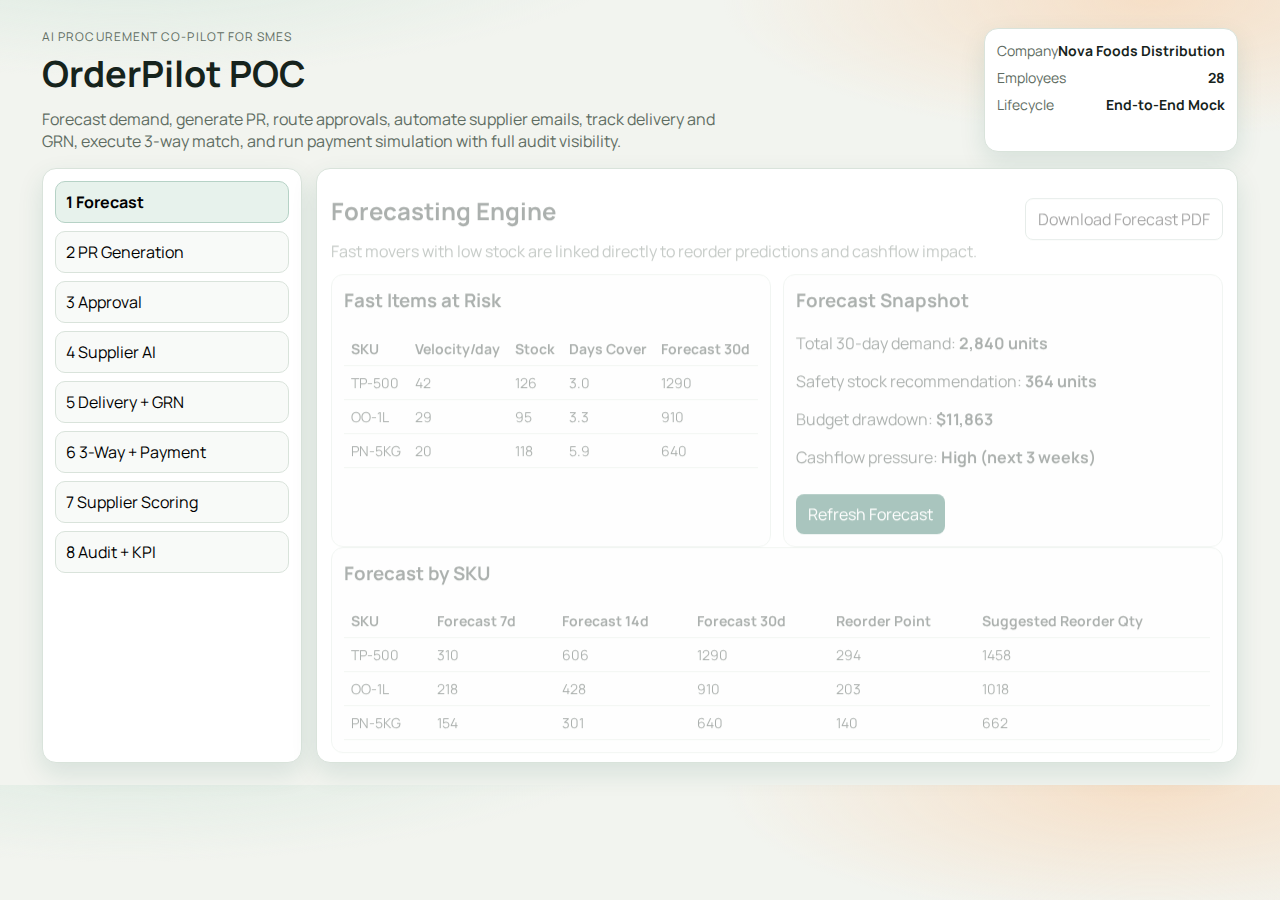
<file: index.html>
<!doctype html>
<html lang="en">
<head>
  <meta charset="UTF-8">
  <meta http-equiv="refresh" content="0; url=./public/index.html">
  <meta name="viewport" content="width=device-width, initial-scale=1.0">
  <title>OrderPilot POC</title>
  <script async src="https://www.googletagmanager.com/gtag/js?id=G-LJ4ZXJYSP9"></script>
  <script>
    window.dataLayer = window.dataLayer || [];
    function gtag(){dataLayer.push(arguments);}
    gtag('js', new Date());
    gtag('config', 'G-LJ4ZXJYSP9');
  </script>
  <script type="text/javascript">
    (function(c,l,a,r,i,t,y){
        c[a]=c[a]||function(){(c[a].q=c[a].q||[]).push(arguments)};
        t=l.createElement(r);t.async=1;t.src="https://www.clarity.ms/tag/"+i;
        y=l.getElementsByTagName(r)[0];y.parentNode.insertBefore(t,y);
    })(window, document, "clarity", "script", "vgm8dbbbnk");
  </script>
</head>
<body>
  <p>Redirecting to <a href="./public/index.html">OrderPilot POC</a>...</p>
</body>
</html>
</file>
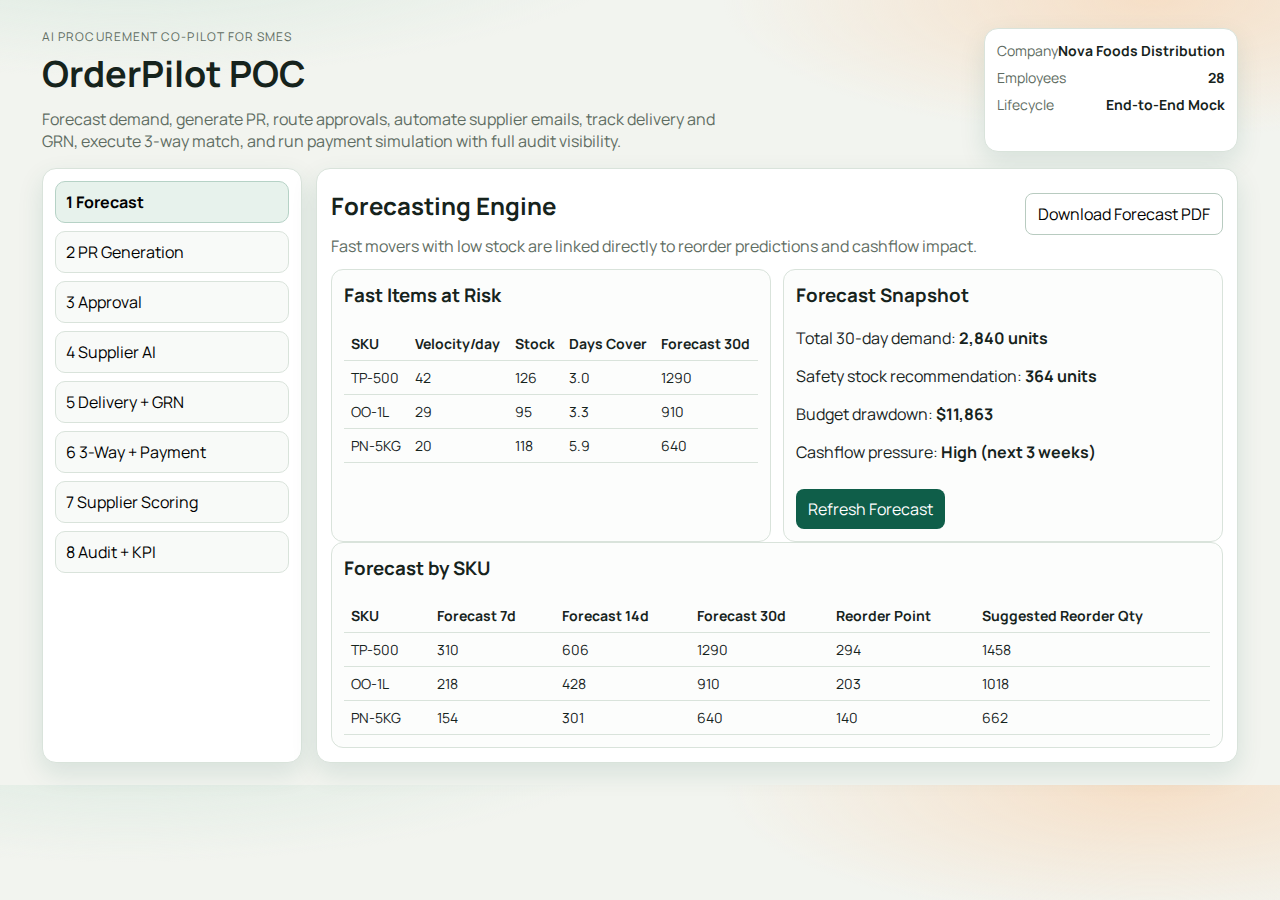
<file: public/index.html>
<!doctype html>
<html lang="en">
<head>
  <meta charset="UTF-8">
  <meta name="viewport" content="width=device-width,initial-scale=1">
  <title>OrderPilot | AI Procurement POC</title>
  <link rel="preconnect" href="https://fonts.googleapis.com">
  <link rel="preconnect" href="https://fonts.gstatic.com" crossorigin>
  <link href="https://fonts.googleapis.com/css2?family=Manrope:wght@400;600;700;800&family=JetBrains+Mono:wght@400;600&display=swap" rel="stylesheet">
  <link rel="stylesheet" href="./style.css">
  <script async src="https://www.googletagmanager.com/gtag/js?id=G-LJ4ZXJYSP9"></script>
  <script>
    window.dataLayer = window.dataLayer || [];
    function gtag(){dataLayer.push(arguments);}
    gtag('js', new Date());
    gtag('config', 'G-LJ4ZXJYSP9');
  </script>
  <script type="text/javascript">
    (function(c,l,a,r,i,t,y){
        c[a]=c[a]||function(){(c[a].q=c[a].q||[]).push(arguments)};
        t=l.createElement(r);t.async=1;t.src="https://www.clarity.ms/tag/"+i;
        y=l.getElementsByTagName(r)[0];y.parentNode.insertBefore(t,y);
    })(window, document, "clarity", "script", "vgm8dbbbnk");
  </script>
</head>
<body>
  <header class="hero">
    <div>
      <p class="kicker">AI Procurement Co-Pilot for SMEs</p>
      <h1>OrderPilot POC</h1>
      <p class="hero-text">Forecast demand, generate PR, route approvals, automate supplier emails, track delivery and GRN, execute 3-way match, and run payment simulation with full audit visibility.</p>
    </div>
    <div class="hero-meta">
      <p><span>Company</span><strong>Nova Foods Distribution</strong></p>
      <p><span>Employees</span><strong>28</strong></p>
      <p><span>Lifecycle</span><strong>End-to-End Mock</strong></p>
    </div>
  </header>

  <main class="shell">
    <aside class="steps" aria-label="Procurement workflow steps">
      <button class="step-link active" data-target="forecast">1 Forecast</button>
      <button class="step-link" data-target="pr">2 PR Generation</button>
      <button class="step-link" data-target="approval">3 Approval</button>
      <button class="step-link" data-target="supplier">4 Supplier AI</button>
      <button class="step-link" data-target="delivery">5 Delivery + GRN</button>
      <button class="step-link" data-target="payment">6 3-Way + Payment</button>
      <button class="step-link" data-target="score">7 Supplier Scoring</button>
      <button class="step-link" data-target="audit">8 Audit + KPI</button>
    </aside>

    <section class="workspace">
      <article class="panel active" id="panel-forecast">
        <div class="panel-head">
          <h2>Forecasting Engine</h2>
          <button data-export="forecast" class="btn ghost">Download Forecast PDF</button>
        </div>
        <p class="lead">Fast movers with low stock are linked directly to reorder predictions and cashflow impact.</p>
        <div class="grid two-col">
          <section class="card">
            <h3>Fast Items at Risk</h3>
            <table>
              <thead>
                <tr><th>SKU</th><th>Velocity/day</th><th>Stock</th><th>Days Cover</th><th>Forecast 30d</th></tr>
              </thead>
              <tbody id="risk-table"></tbody>
            </table>
          </section>
          <section class="card">
            <h3>Forecast Snapshot</h3>
            <p>Total 30-day demand: <strong id="demand-total">-</strong></p>
            <p>Safety stock recommendation: <strong id="safety-stock">-</strong></p>
            <p>Budget drawdown: <strong id="budget-draw">-</strong></p>
            <p>Cashflow pressure: <strong id="cashflow">-</strong></p>
            <button id="btn-refresh-forecast" class="btn primary">Refresh Forecast</button>
          </section>
        </div>
        <div class="grid">
          <section class="card">
            <h3>Forecast by SKU</h3>
            <table>
              <thead>
                <tr>
                  <th>SKU</th>
                  <th>Forecast 7d</th>
                  <th>Forecast 14d</th>
                  <th>Forecast 30d</th>
                  <th>Reorder Point</th>
                  <th>Suggested Reorder Qty</th>
                </tr>
              </thead>
              <tbody id="sku-forecast-table"></tbody>
            </table>
          </section>
        </div>
      </article>

      <article class="panel" id="panel-pr">
        <div class="panel-head">
          <h2>Smart PR Generator</h2>
          <button data-export="pr" class="btn ghost">Download PR PDF</button>
        </div>
        <div class="grid two-col">
          <section class="card">
            <h3>Create Draft PR</h3>
            <p>PR Number: <strong id="pr-number">Not generated</strong></p>
            <label>Supplier</label>
            <select id="pr-supplier"></select>
            <label>SKU</label>
            <select id="pr-sku"></select>
            <label>Currency</label>
            <select id="pr-currency">
              <option>USD</option>
              <option>EUR</option>
              <option>SGD</option>
            </select>
            <label>Quantity</label>
            <input type="number" id="pr-qty" min="1" value="1200">
            <p class="muted">GST auto-calc: 7% | Historical baseline: $2.30/unit</p>
            <p>Draft Unit Price (USD): <strong id="draft-unit-price">$2.30</strong></p>
            <p>Estimated PR Amount (USD, incl. GST): <strong id="pr-est-amount">$0.00</strong></p>
            <button id="btn-request-price" class="btn primary">Send Price Request Email</button>
          </section>
          <section class="card">
            <h3>Human Review Gate</h3>
            <p id="pr-email-status">No supplier quote parsed yet.</p>
            <p>Reviewed Unit Price (USD): <strong id="reviewed-unit-price">-</strong></p>
            <p>Quoted PR Amount (USD, incl. GST): <strong id="pr-quoted-amount">$0.00</strong></p>
            <label>Reviewed Quantity</label>
            <input type="number" id="review-qty" min="1" value="1200">
            <div class="inline-actions">
              <button id="btn-pr-cancel" class="btn danger">Cancel PR</button>
              <button id="btn-pr-signoff" class="btn primary">Human Sign-Off</button>
            </div>
            <p class="warning">PR cannot proceed to approval without human sign-off.</p>
          </section>
        </div>
      </article>

      <article class="panel" id="panel-approval">
        <div class="panel-head">
          <h2>Threshold Approval Workflow</h2>
          <button data-export="approval" class="btn ghost">Download Approval PDF</button>
        </div>
        <div class="grid two-col">
          <section class="card">
            <h3>Signed-Off PRs</h3>
            <p id="signedoff-prs-empty">No signed-off PRs available.</p>
            <table id="signedoff-prs-table" style="display:none;">
              <thead>
                <tr>
                  <th>PR Number</th>
                  <th>SKU</th>
                  <th>Qty</th>
                  <th>Supplier</th>
                  <th>Signed Off At</th>
                </tr>
              </thead>
              <tbody id="signedoff-prs-body"></tbody>
            </table>
            <label>Select Signed-Off PR</label>
            <select id="approval-pr-select">
              <option value="">Select a signed-off PR</option>
            </select>
            <label>Role</label>
            <select id="role">
              <option value="manager">Purchase Manager (max 5%)</option>
              <option value="director">Company Director (max 20%)</option>
            </select>
            <label>Variance %</label>
            <input type="number" id="variance" min="0" max="30" step="0.1" value="6.4">
            <button id="btn-route" class="btn primary">Evaluate &amp; Route Selected PR</button>
          </section>
          <section class="card">
            <h3>Decision</h3>
            <p id="approval-outcome">No routing decision yet.</p>
            <ul class="compact">
              <li>Multi-level routing is simulated.</li>
              <li>Escalation alerts for overdue approvals.</li>
              <li>Delegation support for approver absence.</li>
            </ul>
          </section>
        </div>
        <div class="grid">
          <section class="card">
            <h3>Pending Approvals</h3>
            <p id="pending-approvals-empty">No pending approvals.</p>
            <table id="pending-approvals-table" style="display:none;">
              <thead>
                <tr>
                  <th>Select</th>
                  <th>PR Number</th>
                  <th>SKU</th>
                  <th>Qty</th>
                  <th>Supplier</th>
                  <th>Variance</th>
                  <th>Requested At</th>
                </tr>
              </thead>
              <tbody id="pending-approvals-body"></tbody>
            </table>
            <div class="inline-actions">
              <button id="btn-approve-selected" class="btn primary">Approve Selected</button>
            </div>
          </section>
        </div>
      </article>

      <article class="panel" id="panel-supplier">
        <div class="panel-head">
          <h2>AI Agent Supplier Communication</h2>
          <button data-export="supplier" class="btn ghost">Download Communication PDF</button>
        </div>
        <div class="grid two-col">
          <section class="card">
            <h3>Approved PR Queue</h3>
            <p id="approved-prs-empty">No approved PRs available.</p>
            <table id="approved-prs-table" style="display:none;">
              <thead>
                <tr>
                  <th>PR Number</th>
                  <th>SKU</th>
                  <th>Qty</th>
                  <th>Supplier</th>
                  <th>Approval</th>
                </tr>
              </thead>
              <tbody id="approved-prs-body"></tbody>
            </table>
            <label>Select Approved PR</label>
            <select id="approved-pr-select">
              <option value="">Select an approved PR</option>
            </select>
            <button id="btn-send-po" class="btn primary">Send Approved PO</button>
            <button id="btn-remind" class="btn primary">Send Delivery Reminder</button>
            <button id="btn-human-override" class="btn danger">Simulate Human Intervention Request</button>
          </section>
          <section class="card">
            <p id="comms-summary">No incoming supplier response yet.</p>
            <p id="comms-sentiment">Sentiment: Neutral</p>
            <p id="comms-priority">Priority: Medium</p>
            <p class="muted">All emails include AI disclosure tag in this POC.</p>
          </section>
        </div>
        <div class="grid">
          <section class="card">
            <h3>Approved PO Sent to Supplier</h3>
            <div class="mono" id="po-details">No PO dispatch record yet.</div>
          </section>
        </div>
      </article>

      <article class="panel" id="panel-delivery">
        <div class="panel-head">
          <h2>Delivery Tracking and GRN</h2>
          <button data-export="delivery" class="btn ghost">Download Delivery PDF</button>
        </div>
        <div class="grid two-col">
          <section class="card">
            <p id="delivery-sync-status">Periodic sync not run.</p>
            <button id="btn-sync-delivery" class="btn primary">Run Periodic Sync</button>
          </section>
          <section class="card">
            <label>Received Quantity</label>
            <input type="number" id="grn-quantity" min="0" value="980">
            <label>Quality</label>
            <select id="grn-quality">
              <option value="pass">Pass</option>
              <option value="minor">Minor discrepancy</option>
              <option value="major">Major discrepancy</option>
            </select>
            <button id="btn-grn" class="btn primary">Submit GRN</button>
            <p id="grn-status">No GRN entered yet.</p>
          </section>
        </div>
      </article>

      <article class="panel" id="panel-payment">
        <div class="panel-head">
          <h2>3-Way Match and Payment Execution</h2>
          <button data-export="payment" class="btn ghost">Download Payment PDF</button>
        </div>
        <div class="grid two-col">
          <section class="card">
            <p>PO Qty: <strong id="po-qty">1200</strong></p>
            <p>GRN Qty: <strong id="grn-qty-view">-</strong></p>
            <p>Invoice Qty: <strong id="invoice-qty">1180</strong></p>
            <button id="btn-match" class="btn primary">Run 3-Way Match</button>
            <p id="match-status">Match not run.</p>
          </section>
          <section class="card">
            <p>Outstanding payables: <strong>$12,744</strong></p>
            <p>Discount window: <strong>1.5% in 7 days</strong></p>
            <button id="btn-pay" class="btn primary">Execute Payment (Mock API)</button>
            <p id="pay-status">Payment not executed.</p>
          </section>
        </div>
      </article>

      <article class="panel" id="panel-score">
        <div class="panel-head">
          <h2>Supplier Performance Scoring</h2>
          <button data-export="score" class="btn ghost">Download Score PDF</button>
        </div>
        <div class="grid two-col">
          <section class="card">
            <p>On-Time Delivery (40%): <strong>82</strong></p>
            <p>Price Competitiveness (25%): <strong>74</strong></p>
            <p>Order Accuracy (20%): <strong>88</strong></p>
            <p>Response Time (10%): <strong>70</strong></p>
            <p>Quality Issues (5%): <strong>92</strong></p>
            <button id="btn-score" class="btn primary">Calculate Score</button>
          </section>
          <section class="card">
            <p id="score-total">Score: -</p>
            <p id="score-rating">Rating: -</p>
            <p id="score-action">Action: -</p>
          </section>
        </div>
      </article>

      <article class="panel" id="panel-audit">
        <div class="panel-head">
          <h2>Audit Trail and KPI Dashboard</h2>
          <button data-export="audit" class="btn ghost">Download KPI PDF</button>
        </div>
        <div class="grid two-col">
          <section class="card">
            <ul class="compact" id="kpi-list">
              <li>On-time delivery rate: 82%</li>
              <li>Average lead time: 5.2 days</li>
              <li>PR to approval cycle: 1.8 days</li>
              <li>Approval bottleneck alerts: 2 open</li>
              <li>AI automation rate: 78%</li>
            </ul>
          </section>
          <section class="card mono" id="audit-log"></section>
        </div>
      </article>
    </section>
  </main>

  <script src="./main.js" defer></script>
</body>
</html>
</file>
<file: public/style.css>
:root {
  --bg: #f2f4ef;
  --card: #ffffff;
  --ink: #16231c;
  --muted: #5e6c62;
  --brand: #0f5e49;
  --brand-2: #d46e28;
  --danger: #9e2f2f;
  --line: #d9e3db;
  --shadow: 0 10px 26px rgba(15, 94, 73, 0.12);
}

* { box-sizing: border-box; }

body {
  margin: 0;
  font-family: Manrope, sans-serif;
  color: var(--ink);
  background:
    radial-gradient(900px 260px at 10% -10%, #d7e8de 0%, transparent 60%),
    radial-gradient(780px 250px at 90% 0%, #f6dfc7 0%, transparent 55%),
    var(--bg);
}

.hero {
  max-width: 1240px;
  margin: 0 auto;
  padding: 28px 22px 16px;
  display: flex;
  justify-content: space-between;
  gap: 14px;
}

.kicker {
  margin: 0;
  font-size: 12px;
  letter-spacing: 0.09em;
  text-transform: uppercase;
  color: var(--muted);
}

h1 {
  margin: 4px 0 10px;
  font-size: clamp(26px, 4vw, 36px);
}

.hero-text {
  margin: 0;
  max-width: 680px;
  color: var(--muted);
}

.hero-meta {
  min-width: 230px;
  background: var(--card);
  border: 1px solid var(--line);
  border-radius: 14px;
  padding: 12px;
  box-shadow: var(--shadow);
}

.hero-meta p {
  margin: 0 0 8px;
  display: flex;
  justify-content: space-between;
  font-size: 14px;
}

.hero-meta p:last-child { margin-bottom: 0; }
.hero-meta span { color: var(--muted); }

.shell {
  max-width: 1240px;
  margin: 0 auto;
  padding: 0 22px 22px;
  display: grid;
  grid-template-columns: 260px 1fr;
  gap: 14px;
}

.steps {
  background: var(--card);
  border: 1px solid var(--line);
  border-radius: 14px;
  padding: 12px;
  display: grid;
  gap: 8px;
  align-content: start;
  box-shadow: var(--shadow);
}

.step-link {
  font: inherit;
  border: 1px solid var(--line);
  background: #f8faf8;
  border-radius: 10px;
  padding: 9px 10px;
  text-align: left;
  cursor: pointer;
}

.step-link.active {
  background: #e7f2ec;
  border-color: #b6d2c6;
  font-weight: 700;
}

.workspace {
  background: var(--card);
  border: 1px solid var(--line);
  border-radius: 14px;
  box-shadow: var(--shadow);
  padding: 14px;
}

.panel { display: none; }
.panel.active { display: block; animation: rise 220ms ease; }

@keyframes rise {
  from { opacity: 0; transform: translateY(8px); }
  to { opacity: 1; transform: translateY(0); }
}

.panel-head {
  display: flex;
  justify-content: space-between;
  gap: 8px;
  align-items: center;
}

h2 { margin: 0 0 8px; }
h3 { margin-top: 0; }

.lead {
  margin: 0 0 12px;
  color: var(--muted);
}

.grid {
  display: grid;
  gap: 12px;
}

.two-col { grid-template-columns: repeat(2, minmax(0, 1fr)); }

.card {
  border: 1px solid var(--line);
  border-radius: 12px;
  padding: 12px;
  background: #fcfdfc;
}

.mono {
  font-family: "JetBrains Mono", monospace;
  font-size: 12px;
}

label {
  display: block;
  margin-top: 8px;
  margin-bottom: 4px;
  font-weight: 700;
  font-size: 14px;
}

input,
select,
button {
  font: inherit;
}

input,
select {
  width: 100%;
  padding: 9px;
  border: 1px solid #c9d5cd;
  border-radius: 8px;
}

.btn {
  border: 0;
  border-radius: 8px;
  padding: 9px 12px;
  cursor: pointer;
  margin-top: 10px;
}

.btn.primary {
  background: var(--brand);
  color: #fff;
}

.btn.ghost {
  background: transparent;
  border: 1px solid #b8cbc0;
}

.btn.danger {
  background: #f9e5e5;
  color: var(--danger);
}

.inline-actions {
  display: flex;
  gap: 8px;
}

table {
  width: 100%;
  border-collapse: collapse;
  font-size: 14px;
}

th,
td {
  border-bottom: 1px solid var(--line);
  padding: 7px;
  text-align: left;
}

.compact {
  margin: 0;
  padding-left: 18px;
}

.compact li { margin-bottom: 6px; }
.warning { color: var(--danger); font-size: 13px; }
.muted { color: var(--muted); }

#audit-log {
  min-height: 220px;
  max-height: 360px;
  overflow-y: auto;
  background: #f4faf6;
}

.audit-row {
  border-bottom: 1px dashed #bfd1c5;
  padding: 6px 4px;
}

@media (max-width: 980px) {
  .hero { flex-direction: column; }
  .shell { grid-template-columns: 1fr; }
  .two-col { grid-template-columns: 1fr; }
}
</file>
